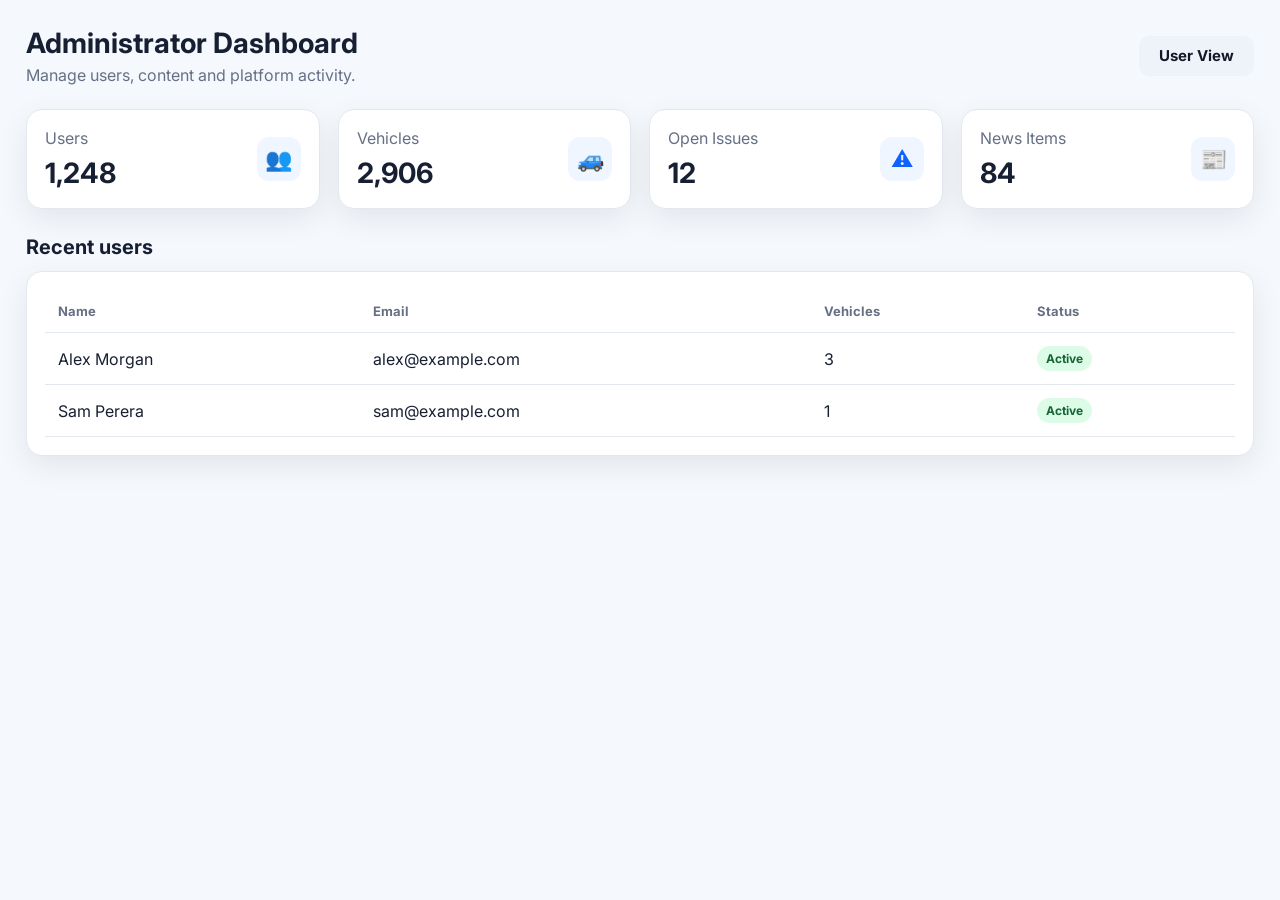
<file: admin.html>
<!doctype html>
<html lang="en">
  <head>
    <meta charset="utf-8" />
    <meta name="viewport" content="width=device-width,initial-scale=1" />
    <title>Admin Dashboard</title>
    <link
      href="https://fonts.googleapis.com/css2?family=Inter:wght@400;600;700;800&display=swap"
      rel="stylesheet"
    />
    <link rel="stylesheet" href="css/style.css" />
  </head>
  <body>
    <main class="main">
      <div class="topbar">
        <div class="title">
          <h1>Administrator Dashboard</h1>
          <p>Manage users, content and platform activity.</p>
        </div>
        <a class="btn btn-secondary" href="dashboard.html">User View</a>
      </div>
      <section class="grid grid-4">
        <div class="card stat">
          <div>
            <span class="muted">Users</span>
            <strong>1,248</strong>
          </div>
          <div class="icon">👥</div>
        </div>
        <div class="card stat">
          <div>
            <span class="muted">Vehicles</span>
            <strong>2,906</strong>
          </div>
          <div class="icon">🚙</div>
        </div>
        <div class="card stat">
          <div>
            <span class="muted">Open Issues</span>
            <strong>12</strong>
          </div>
          <div class="icon">⚠️</div>
        </div>
        <div class="card stat">
          <div>
            <span class="muted">News Items</span>
            <strong>84</strong>
          </div>
          <div class="icon">📰</div>
        </div>
      </section>
      <div class="section-head">
        <h2>Recent users</h2>
      </div>
      <div class="card table-wrap">
        <table class="table">
          <tr>
            <th>Name</th>
            <th>Email</th>
            <th>Vehicles</th>
            <th>Status</th>
          </tr>
          <tr>
            <td>Alex Morgan</td>
            <td>alex@example.com</td>
            <td>3</td>
            <td><span class="badge success">Active</span></td>
          </tr>
          <tr>
            <td>Sam Perera</td>
            <td>sam@example.com</td>
            <td>1</td>
            <td><span class="badge success">Active</span></td>
          </tr>
        </table>
      </div>
    </main>
  </body>
</html>
</file>
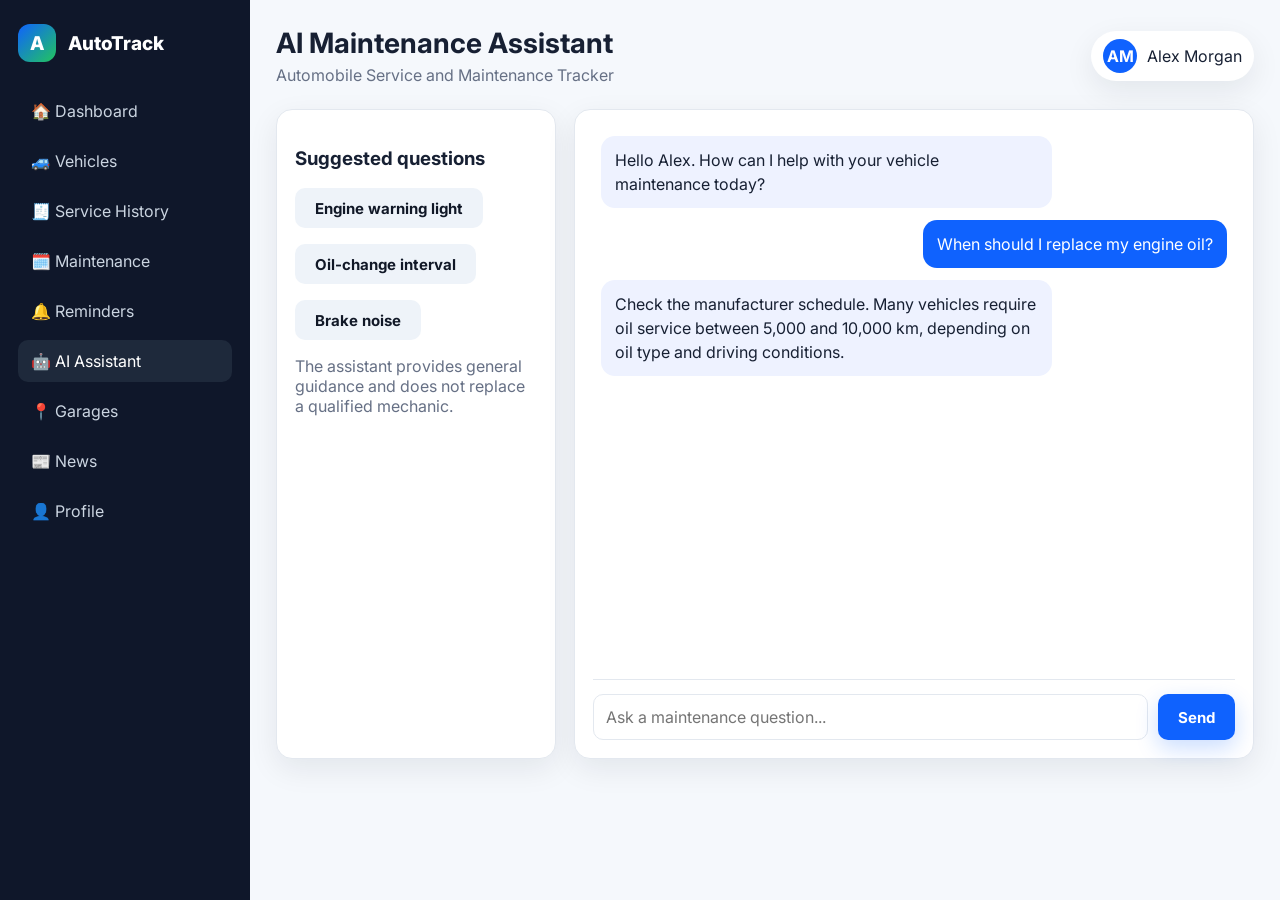
<file: chatbot.html>
<!doctype html>
<html lang="en">
  <head>
    <meta charset="utf-8" />
    <meta name="viewport" content="width=device-width,initial-scale=1" />
    <title>AI Maintenance Assistant</title>
    <link rel="preconnect" href="https://fonts.googleapis.com" />
    <link rel="preconnect" href="https://fonts.gstatic.com" crossorigin />
    <link
      href="https://fonts.googleapis.com/css2?family=Inter:wght@400;500;600;700;800&display=swap"
      rel="stylesheet"
    />
    <link rel="stylesheet" href="css/style.css" />
    <link rel="stylesheet" href="css/responsive.css" />
  </head>
  <body data-page="chatbot">
    <div class="app-shell">
      <aside class="sidebar">
        <div class="brand">
          <div class="brand-badge">A</div>
          <span>AutoTrack</span>
        </div>
        <nav class="nav">
          <a data-page="dashboard" href="dashboard.html"
            >🏠 <span>Dashboard</span></a
          >
          <a data-page="vehicles" href="vehicles.html"
            >🚙 <span>Vehicles</span></a
          >
          <a data-page="service" href="service-history.html"
            >🧾 <span>Service History</span></a
          >
          <a data-page="maintenance" href="maintenance.html"
            >🗓️ <span>Maintenance</span></a
          >
          <a data-page="reminders" href="reminders.html"
            >🔔 <span>Reminders</span></a
          >
          <a data-page="chatbot" href="chatbot.html"
            >🤖 <span>AI Assistant</span></a
          >
          <a data-page="garages" href="garages.html">📍 <span>Garages</span></a>
          <a data-page="news" href="news.html">📰 <span>News</span></a>
          <a data-page="profile" href="profile.html">👤 <span>Profile</span></a>
        </nav>
      </aside>
      <main class="main">
        <header class="topbar">
          <div class="title">
            <h1>AI Maintenance Assistant</h1>
            <p>Automobile Service and Maintenance Tracker</p>
          </div>
          <div class="user-chip">
            <div class="avatar">AM</div>
            <span data-user-name>Alex Morgan</span>
          </div>
        </header>
        <section class="chat-layout">
          <aside class="card chat-sidebar">
            <h3>Suggested questions</h3>
            <p>
              <button
                class="btn btn-secondary"
                data-toast="Type this question in the chat: Why is my engine light on?"
              >
                Engine warning light
              </button>
            </p>
            <p>
              <button
                class="btn btn-secondary"
                data-toast="Type this question in the chat: When should I change engine oil?"
              >
                Oil-change interval
              </button>
            </p>
            <p>
              <button
                class="btn btn-secondary"
                data-toast="Type this question in the chat: Why do my brakes squeak?"
              >
                Brake noise
              </button>
            </p>
            <p class="muted">
              The assistant provides general guidance and does not replace a
              qualified mechanic.
            </p>
          </aside>
          <div class="card chat-window">
            <div class="messages">
              <div class="message bot">
                Hello Alex. How can I help with your vehicle maintenance today?
              </div>
              <div class="message user">
                When should I replace my engine oil?
              </div>
              <div class="message bot">
                Check the manufacturer schedule. Many vehicles require oil
                service between 5,000 and 10,000 km, depending on oil type and
                driving conditions.
              </div>
            </div>
            <form id="chatForm" class="chat-input">
              <input
                id="chatMessage"
                placeholder="Ask a maintenance question..."
              />
              <button class="btn btn-primary">Send</button>
            </form>
          </div>
        </section>
        <script src="js/chatbot.js"></script>
        <div class="footer-note">
          AutoTrack UI prototype • Static frontend demo
        </div>
      </main>
    </div>
    <script src="js/app.js"></script>
  </body>
</html>
</file>
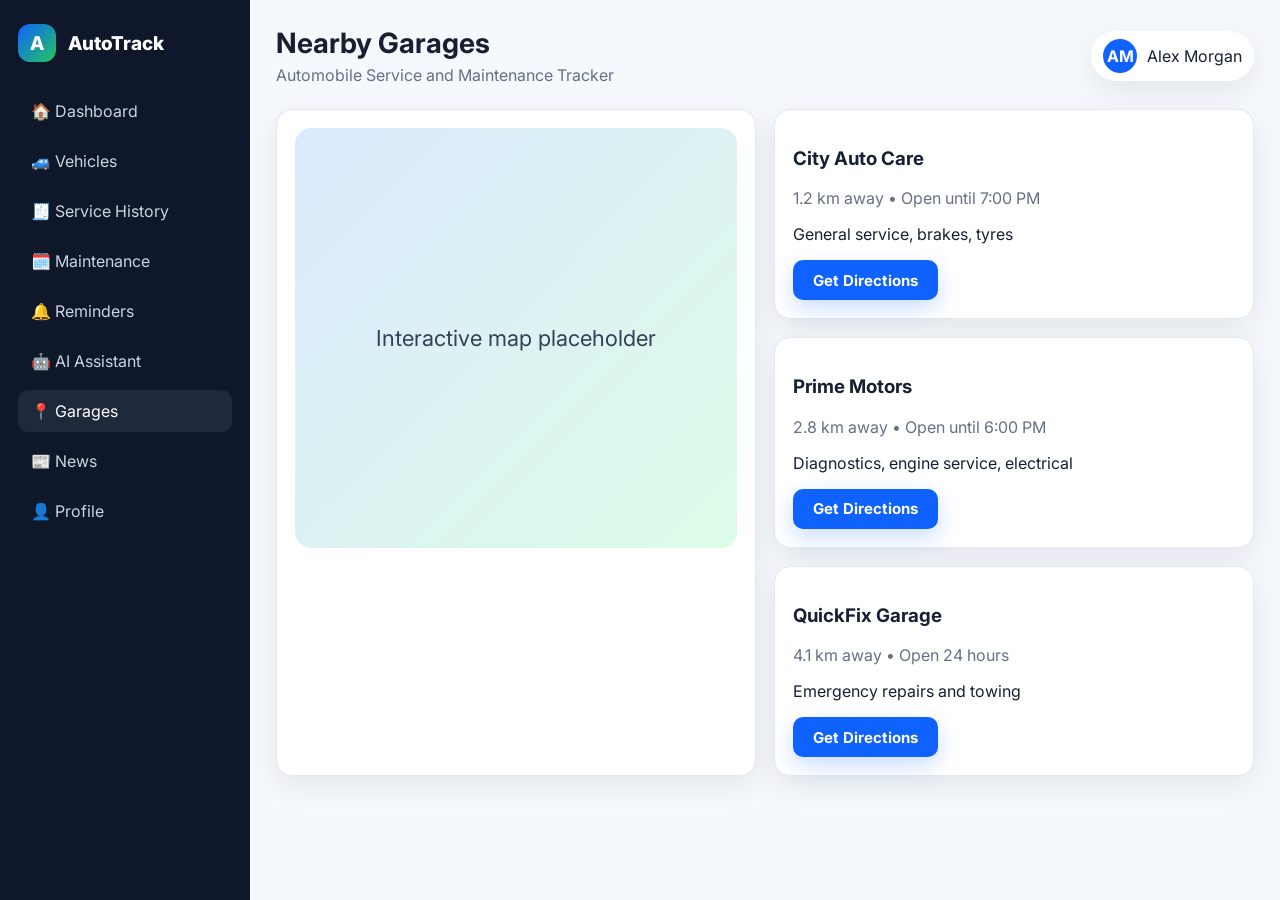
<file: garages.html>
<!doctype html>
<html lang="en">
  <head>
    <meta charset="utf-8" />
    <meta name="viewport" content="width=device-width,initial-scale=1" />
    <title>Nearby Garages</title>
    <link rel="preconnect" href="https://fonts.googleapis.com" />
    <link rel="preconnect" href="https://fonts.gstatic.com" crossorigin />
    <link
      href="https://fonts.googleapis.com/css2?family=Inter:wght@400;500;600;700;800&display=swap"
      rel="stylesheet"
    />
    <link rel="stylesheet" href="css/style.css" />
    <link rel="stylesheet" href="css/responsive.css" />
  </head>
  <body data-page="garages">
    <div class="app-shell">
      <aside class="sidebar">
        <div class="brand">
          <div class="brand-badge">A</div>
          <span>AutoTrack</span>
        </div>
        <nav class="nav">
          <a data-page="dashboard" href="dashboard.html"
            >🏠 <span>Dashboard</span></a
          ><a data-page="vehicles" href="vehicles.html"
            >🚙 <span>Vehicles</span></a
          ><a data-page="service" href="service-history.html"
            >🧾 <span>Service History</span></a
          ><a data-page="maintenance" href="maintenance.html"
            >🗓️ <span>Maintenance</span></a
          ><a data-page="reminders" href="reminders.html"
            >🔔 <span>Reminders</span></a
          ><a data-page="chatbot" href="chatbot.html"
            >🤖 <span>AI Assistant</span></a
          ><a data-page="garages" href="garages.html">📍 <span>Garages</span></a
          ><a data-page="news" href="news.html">📰 <span>News</span></a
          ><a data-page="profile" href="profile.html"
            >👤 <span>Profile</span></a
          >
        </nav>
      </aside>
      <main class="main">
        <header class="topbar">
          <div class="title">
            <h1>Nearby Garages</h1>
            <p>Automobile Service and Maintenance Tracker</p>
          </div>
          <div class="user-chip">
            <div class="avatar">AM</div>
            <span data-user-name>Alex Morgan</span>
          </div>
        </header>
        <section class="grid grid-2">
          <div class="card">
            <div class="map-placeholder">Interactive map placeholder</div>
          </div>
          <div class="grid">
            <div class="card">
              <h3>City Auto Care</h3>
              <p class="muted">1.2 km away • Open until 7:00 PM</p>
              <p>General service, brakes, tyres</p>
              <button
                class="btn btn-primary"
                data-toast="Opening directions in a map application."
              >
                Get Directions
              </button>
            </div>
            <div class="card">
              <h3>Prime Motors</h3>
              <p class="muted">2.8 km away • Open until 6:00 PM</p>
              <p>Diagnostics, engine service, electrical</p>
              <button
                class="btn btn-primary"
                data-toast="Opening directions in a map application."
              >
                Get Directions
              </button>
            </div>
            <div class="card">
              <h3>QuickFix Garage</h3>
              <p class="muted">4.1 km away • Open 24 hours</p>
              <p>Emergency repairs and towing</p>
              <button
                class="btn btn-primary"
                data-toast="Opening directions in a map application."
              >
                Get Directions
              </button>
            </div>
          </div>
        </section>
        <div class="footer-note">
          AutoTrack UI prototype • Static frontend demo
        </div>
      </main>
    </div>
    <script src="js/app.js"></script>
  </body>
</html>
</file>
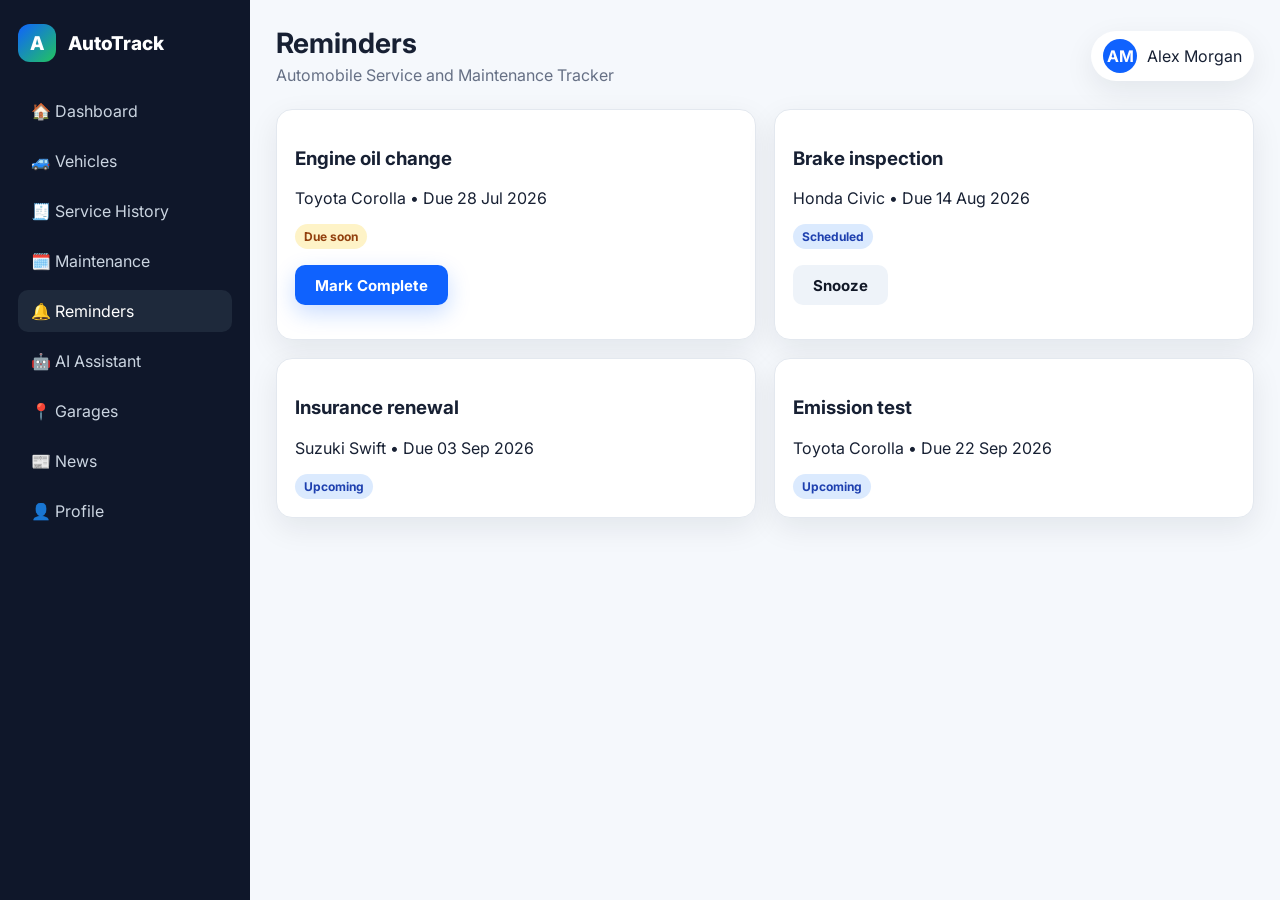
<file: reminders.html>
<!doctype html><html lang="en"><head><meta charset="utf-8"><meta name="viewport" content="width=device-width,initial-scale=1"><title>Reminders</title><link rel="preconnect" href="https://fonts.googleapis.com"><link rel="preconnect" href="https://fonts.gstatic.com" crossorigin><link href="https://fonts.googleapis.com/css2?family=Inter:wght@400;500;600;700;800&display=swap" rel="stylesheet"><link rel="stylesheet" href="css/style.css"><link rel="stylesheet" href="css/responsive.css"></head><body data-page="reminders"><div class="app-shell"><aside class="sidebar"><div class="brand"><div class="brand-badge">A</div><span>AutoTrack</span></div><nav class="nav"><a data-page="dashboard" href="dashboard.html">🏠 <span>Dashboard</span></a><a data-page="vehicles" href="vehicles.html">🚙 <span>Vehicles</span></a><a data-page="service" href="service-history.html">🧾 <span>Service History</span></a><a data-page="maintenance" href="maintenance.html">🗓️ <span>Maintenance</span></a><a data-page="reminders" href="reminders.html">🔔 <span>Reminders</span></a><a data-page="chatbot" href="chatbot.html">🤖 <span>AI Assistant</span></a><a data-page="garages" href="garages.html">📍 <span>Garages</span></a><a data-page="news" href="news.html">📰 <span>News</span></a><a data-page="profile" href="profile.html">👤 <span>Profile</span></a></nav></aside><main class="main"><header class="topbar"><div class="title"><h1>Reminders</h1><p>Automobile Service and Maintenance Tracker</p></div><div class="user-chip"><div class="avatar">AM</div><span data-user-name>Alex Morgan</span></div></header><section class="grid grid-2"><div class="card"><h3>Engine oil change</h3><p>Toyota Corolla • Due 28 Jul 2026</p><span class="badge warning">Due soon</span><p><button class="btn btn-primary" data-toast="Reminder marked as completed.">Mark Complete</button></p></div><div class="card"><h3>Brake inspection</h3><p>Honda Civic • Due 14 Aug 2026</p><span class="badge info">Scheduled</span><p><button class="btn btn-secondary" data-toast="Reminder postponed by 7 days.">Snooze</button></p></div><div class="card"><h3>Insurance renewal</h3><p>Suzuki Swift • Due 03 Sep 2026</p><span class="badge info">Upcoming</span></div><div class="card"><h3>Emission test</h3><p>Toyota Corolla • Due 22 Sep 2026</p><span class="badge info">Upcoming</span></div></section><div class="footer-note">AutoTrack UI prototype • Static frontend demo</div></main></div><script src="js/app.js"></script></body></html>
</file>
<file: css/style.css>
:root {
  --primary: #1565c0;
  --primary-dark: #0d47a1;
  --accent: #ff9800;
  --bg: #f5f7fb;
  --surface: #fff;
  --text: #1f2937;
  --muted: #6b7280;
  --success: #16a34a;
  --danger: #dc2626;
  --border: #e5e7eb;
  --shadow: 0 10px 30px rgba(15, 23, 42, 0.08);
}
* {
  box-sizing: border-box;
}
body {
  margin: 0;
  font-family: Inter, Arial, sans-serif;
  background: var(--bg);
  color: var(--text);
}
a {
  text-decoration: none;
  color: inherit;
}
button,
input,
select,
textarea {
  font: inherit;
}
.app-shell {
  display: grid;
  grid-template-columns: 250px 1fr;
  min-height: 100vh;
}
.sidebar {
  background: #0f172a;
  color: #fff;
  padding: 24px 18px;
  position: sticky;
  top: 0;
  height: 100vh;
}
.brand {
  display: flex;
  gap: 12px;
  align-items: center;
  font-weight: 800;
  font-size: 19px;
  margin-bottom: 28px;
}
.brand-badge {
  width: 38px;
  height: 38px;
  border-radius: 12px;
  background: linear-gradient(135deg, var(--primary), var(--accent));
  display: grid;
  place-items: center;
}
.nav {
  display: grid;
  gap: 8px;
}
.nav a {
  padding: 11px 13px;
  border-radius: 10px;
  color: #cbd5e1;
}
.nav a:hover,
.nav a.active {
  background: #1e293b;
  color: #fff;
}
.main {
  padding: 26px;
}
.topbar {
  display: flex;
  justify-content: space-between;
  align-items: center;
  margin-bottom: 24px;
}
.title h1 {
  margin: 0;
  font-size: 28px;
}
.title p {
  margin: 5px 0 0;
  color: var(--muted);
}
.user-chip {
  display: flex;
  align-items: center;
  gap: 10px;
  background: var(--surface);
  padding: 8px 12px;
  border-radius: 999px;
  box-shadow: var(--shadow);
}
.avatar {
  width: 34px;
  height: 34px;
  border-radius: 50%;
  background: var(--primary);
  color: #fff;
  display: grid;
  place-items: center;
  font-weight: 700;
}
.grid {
  display: grid;
  gap: 18px;
}
.grid-4 {
  grid-template-columns: repeat(4, minmax(0, 1fr));
}
.grid-3 {
  grid-template-columns: repeat(3, minmax(0, 1fr));
}
.grid-2 {
  grid-template-columns: repeat(2, minmax(0, 1fr));
}
.card {
  background: var(--surface);
  border: 1px solid var(--border);
  border-radius: 16px;
  padding: 18px;
  box-shadow: var(--shadow);
}
.stat {
  display: flex;
  justify-content: space-between;
  align-items: center;
}
.stat strong {
  font-size: 28px;
  display: block;
  margin-top: 8px;
}
.stat .icon {
  width: 44px;
  height: 44px;
  border-radius: 12px;
  background: #eff6ff;
  color: var(--primary);
  display: grid;
  place-items: center;
  font-size: 22px;
}
.section-head {
  display: flex;
  justify-content: space-between;
  align-items: center;
  margin: 26px 0 12px;
}
.section-head h2 {
  margin: 0;
  font-size: 20px;
}
.btn {
  border: 0;
  border-radius: 10px;
  padding: 10px 14px;
  cursor: pointer;
  font-weight: 700;
}
.btn-primary {
  background: var(--primary);
  color: #fff;
}
.btn-secondary {
  background: #e2e8f0;
  color: #0f172a;
}
.btn-danger {
  background: #fee2e2;
  color: #991b1b;
}
.table-wrap {
  overflow: auto;
}
.table {
  width: 100%;
  border-collapse: collapse;
}
.table th,
.table td {
  text-align: left;
  padding: 13px;
  border-bottom: 1px solid var(--border);
}
.table th {
  font-size: 13px;
  color: var(--muted);
}
.badge {
  display: inline-flex;
  padding: 5px 9px;
  border-radius: 999px;
  font-size: 12px;
  font-weight: 700;
}
.badge.success {
  background: #dcfce7;
  color: #166534;
}
.badge.warning {
  background: #fef3c7;
  color: #92400e;
}
.badge.info {
  background: #dbeafe;
  color: #1e40af;
}
.vehicle-card h3 {
  margin: 12px 0 4px;
}
.vehicle-card p {
  margin: 0;
  color: var(--muted);
}
.vehicle-hero {
  height: 130px;
  border-radius: 14px;
  background: linear-gradient(135deg, #dbeafe, #f8fafc);
  display: grid;
  place-items: center;
  font-size: 54px;
}
.progress {
  height: 8px;
  border-radius: 99px;
  background: #e5e7eb;
  overflow: hidden;
}
.progress span {
  display: block;
  height: 100%;
  background: var(--primary);
}
.form-grid {
  display: grid;
  grid-template-columns: repeat(2, minmax(0, 1fr));
  gap: 14px;
}
.field {
  display: grid;
  gap: 7px;
}
.field label {
  font-size: 13px;
  font-weight: 700;
}
.field input,
.field select,
.field textarea {
  border: 1px solid var(--border);
  border-radius: 10px;
  padding: 11px 12px;
  background: #fff;
  margin-bottom: 4% !important;
}
.field textarea {
  min-height: 110px;
  resize: vertical;
}
.full {
  grid-column: 1/-1;
}
.auth-page {
  min-height: 100vh;
  display: grid;
  grid-template-columns: 1.1fr 0.9fr;
}
.auth-visual {
  background: linear-gradient(140deg, #0d47a1, #1565c0 60%, #ff9800);
  color: #fff;
  padding: 56px;
  display: flex;
  flex-direction: column;
  justify-content: center;
}
.auth-visual h1 {
  font-size: 46px;
  margin: 0 0 14px;
}
.auth-visual p {
  max-width: 560px;
  line-height: 1.7;
}
.auth-panel {
  display: grid;
  place-items: center;
  padding: 30px;
}
.auth-card {
  width: min(430px, 100%);
  background: #fff;
  border-radius: 20px;
  padding: 28px;
  box-shadow: var(--shadow);
}
.auth-card h2 {
  margin-top: 0;
}
.auth-card .btn {
  width: 100%;
  margin-top: 8px;
}
.muted {
  color: var(--muted);
}
.chat-layout {
  display: grid;
  grid-template-columns: 280px 1fr;
  gap: 18px;
}
.chat-sidebar,
.chat-window {
  height: 650px;
}
.chat-window {
  display: flex;
  flex-direction: column;
}
.messages {
  flex: 1;
  overflow: auto;
  padding: 8px;
  display: grid;
  gap: 12px;
  align-content: start;
}
.message {
  max-width: 72%;
  padding: 12px 14px;
  border-radius: 14px;
  line-height: 1.5;
}
.message.bot {
  background: #eef2ff;
}
.message.user {
  background: var(--primary);
  color: #fff;
  margin-left: auto;
}
.chat-input {
  display: flex;
  gap: 10px;
  border-top: 1px solid var(--border);
  padding-top: 14px;
}
.chat-input input {
  flex: 1;
  border: 1px solid var(--border);
  border-radius: 10px;
  padding: 12px;
}
.map-placeholder {
  height: 420px;
  border-radius: 16px;
  background: linear-gradient(135deg, #dbeafe, #dcfce7);
  display: grid;
  place-items: center;
  font-size: 22px;
  color: #334155;
}
.news-card {
  display: grid;
  grid-template-columns: 130px 1fr;
  gap: 16px;
}
.news-img {
  border-radius: 12px;
  background: linear-gradient(135deg, #cbd5e1, #f8fafc);
  display: grid;
  place-items: center;
  font-size: 38px;
}
.footer-note {
  text-align: center;
  color: var(--muted);
  font-size: 13px;
  margin-top: 28px;
  display: none;
}
@media (max-width: 1000px) {
  .grid-4 {
    grid-template-columns: repeat(2, 1fr);
  }
  .grid-3 {
    grid-template-columns: repeat(2, 1fr);
  }
  .app-shell {
    grid-template-columns: 80px 1fr;
  }
  .sidebar .brand span,
  .nav a span {
    display: none;
  }
  .sidebar {
    padding: 20px 12px;
  }
  .nav a {
    text-align: center;
  }
  .chat-layout {
    grid-template-columns: 1fr;
  }
  .chat-sidebar {
    height: auto;
  }
}
@media (max-width: 700px) {
  .main {
    padding: 16px;
  }
  .grid-4,
  .grid-3,
  .grid-2,
  .form-grid {
    grid-template-columns: 1fr;
  }
  .auth-page {
    grid-template-columns: 1fr;
  }
  .auth-visual {
    display: none;
  }
  .topbar {
    align-items: flex-start;
    gap: 12px;
  }
  .title h1 {
    font-size: 23px;
  }
  .user-chip span {
    display: none;
  }
  .app-shell {
    grid-template-columns: 1fr;
  }
  .sidebar {
    position: static;
    height: auto;
    padding: 12px;
  }
  .brand {
    margin-bottom: 10px;
  }
  .sidebar .brand span {
    display: block;
  }
  .nav {
    display: flex;
    overflow: auto;
  }
  .nav a span {
    display: inline;
  }
  .nav a {
    white-space: nowrap;
  }
  .news-card {
    grid-template-columns: 1fr;
  }
  .news-img {
    height: 140px;
  }
}

.alert {
  padding: 12px 16px;
  margin-bottom: 16px;
  border-radius: 8px;
}

.alert-danger {
  background: #fee2e2;
  color: #991b1b;
  border: 1px solid #fecaca;
}
.alert-success {
  background: #dcfce7;
  color: #166534;
  border: 1px solid #bbf7d0;
}
.container {
  width: min(1180px, 92%);
  margin: 0 auto;
}

.public-header {
  background: #ffffff;
  border-bottom: 1px solid #e5e7eb;
  position: sticky;
  top: 0;
  z-index: 100;
}

.nav-wrapper {
  min-height: 72px;
  display: flex;
  align-items: center;
  justify-content: space-between;
  gap: 30px;
}

.public-header .brand {
  font-size: 24px;
  font-weight: 800;
  text-decoration: none;
}

.public-nav {
  display: flex;
  align-items: center;
  gap: 22px;
}

.public-nav a {
  text-decoration: none;
}

.hero {
  padding: 80px 0;
}

.hero-grid {
  display: grid;
  grid-template-columns: repeat(2, minmax(0, 1fr));
  align-items: center;
  gap: 50px;
}

.hero h1 {
  font-size: clamp(36px, 5vw, 64px);
  line-height: 1.05;
  margin: 12px 0 20px;
}

.hero p {
  font-size: 18px;
  line-height: 1.7;
}

.hero-actions {
  display: flex;
  gap: 12px;
  margin-top: 28px;
}

.hero-card {
  padding: 40px;
  border-radius: 20px;
  background: #ffffff;
  border: 1px solid #e5e7eb;
  box-shadow: 0 20px 50px rgba(0, 0, 0, 0.08);
}

.section {
  padding: 70px 0;
}

.section-title {
  text-align: center;
  max-width: 700px;
  margin: 0 auto 40px;
}

.section-title h2 {
  font-size: 36px;
  margin-bottom: 10px;
}

.service-grid {
  display: grid;
  grid-template-columns: repeat(4, minmax(0, 1fr));
  gap: 20px;
}

.service-card {
  padding: 24px;
  background: #ffffff;
  border: 1px solid #e5e7eb;
  border-radius: 16px;
}

.service-icon {
  font-size: 32px;
  margin-bottom: 16px;
}

.service-card h3 {
  margin-bottom: 10px;
}

.service-card p {
  line-height: 1.6;
}

.garage-section {
  background: #f8fafc;
}

.district-list {
  display: flex;
  justify-content: center;
  flex-wrap: wrap;
  gap: 12px;
  margin-bottom: 32px;
}

.district-list span {
  padding: 10px 16px;
  border-radius: 20px;
  background: #ffffff;
  border: 1px solid #e5e7eb;
}

.garage-grid {
  display: grid;
  grid-template-columns: repeat(3, minmax(0, 1fr));
  gap: 22px;
}

.garage-card {
  padding: 25px;
  border-radius: 16px;
  background: #ffffff;
  border: 1px solid #e5e7eb;
}

.garage-icon {
  font-size: 30px;
  margin-bottom: 15px;
}

.garage-card p {
  line-height: 1.6;
}

.garage-actions {
  display: flex;
  gap: 10px;
  margin-top: 20px;
}

.about-text {
  max-width: 850px;
  margin: 0 auto 15px;
  text-align: center;
  line-height: 1.8;
}

.cta-section {
  padding: 70px 20px;
  text-align: center;
}

.cta-section h2 {
  font-size: 38px;
  margin-bottom: 12px;
}

.public-footer {
  padding: 35px 0;
  border-top: 1px solid #e5e7eb;
}

.public-footer .container {
  display: flex;
  justify-content: space-between;
  gap: 30px;
}

.public-footer a {
  margin-left: 18px;
  text-decoration: none;
}

@media (max-width: 900px) {
  .public-nav {
    flex-wrap: wrap;
  }

  .hero-grid {
    grid-template-columns: 1fr;
  }

  .service-grid {
    grid-template-columns: repeat(2, 1fr);
  }

  .garage-grid {
    grid-template-columns: repeat(2, 1fr);
  }
}

@media (max-width: 600px) {
  .nav-wrapper {
    flex-direction: column;
    align-items: flex-start;
    padding: 16px 0;
  }

  .public-nav {
    gap: 12px;
  }

  .service-grid,
  .garage-grid {
    grid-template-columns: 1fr;
  }

  .hero-actions,
  .garage-actions {
    flex-direction: column;
  }

  .public-footer .container {
    flex-direction: column;
  }
}

/* =========================================================
   PUBLIC HOME PAGE THEME
   ========================================================= */

:root {
  --primary: #0f62fe;
  --primary-dark: #0b4ed1;
  --secondary: #111827;
  --accent: #22c55e;

  --bg: #f5f8fc;
  --card: #ffffff;

  --text: #172033;
  --muted: #667085;

  --border: #e3e8ef;

  --shadow-sm: 0 6px 20px rgba(15, 35, 65, 0.08);
  --shadow-md: 0 18px 45px rgba(15, 35, 65, 0.14);

  --radius: 18px;
}

/* =========================================================
   GLOBAL
   ========================================================= */

* {
  box-sizing: border-box;
}

html {
  scroll-behavior: smooth;
}

body {
  margin: 0;
  font-family: "Inter", sans-serif;
  background: var(--bg);
  color: var(--text);
}

a {
  color: inherit;
}

img {
  max-width: 100%;
}

.container {
  width: min(1180px, 92%);
  margin: 0 auto;
}

/* =========================================================
   BUTTONS
   ========================================================= */

.btn {
  display: inline-flex;
  align-items: center;
  justify-content: center;

  min-height: 40px;
  padding: 0 20px;

  border-radius: 10px;
  border: none;

  font-weight: 700;
  font-size: 15px;

  text-decoration: none;
  cursor: pointer;

  transition:
    transform 0.2s ease,
    box-shadow 0.2s ease,
    background 0.2s ease;
}

.btn:hover {
  transform: translateY(-2px);
}

.btn-primary {
  background: var(--primary);
  color: #ffffff;
  box-shadow: 0 8px 22px rgba(15, 98, 254, 0.22);
}

.btn-primary:hover {
  background: var(--primary-dark);
}

.btn-secondary {
  background: #eef3f9;
  color: var(--secondary);
}

.btn-secondary:hover {
  background: #e3eaf4;
}

/* =========================================================
   HEADER
   ========================================================= */

.public-header {
  position: sticky;
  top: 0;
  z-index: 1000;

  background: rgba(255, 255, 255, 0.96);

  border-bottom: 1px solid var(--border);

  backdrop-filter: blur(12px);
}

.nav-wrapper {
  min-height: 76px;

  display: flex;
  align-items: center;
  justify-content: space-between;

  gap: 30px;
}

.public-header .brand {
  display: flex;
  align-items: center;
  gap: 10px;

  color: var(--secondary);

  font-size: 25px;
  font-weight: 800;

  text-decoration: none;
}

.public-header .brand::before {
  content: "A";

  width: 40px;
  height: 40px;

  display: grid;
  place-items: center;

  border-radius: 12px;

  background: var(--primary);
  color: #ffffff;

  font-size: 20px;
}

.public-nav {
  display: flex;
  align-items: center;
  gap: 28px;
}

.public-nav > a:not(.btn) {
  color: #475467;
  font-size: 15px;
  font-weight: 600;
  text-decoration: none;

  transition: color 0.2s ease;
}

.public-nav > a:not(.btn):hover {
  color: var(--primary);
}

/* =========================================================
   HERO
   ========================================================= */

.hero {
  position: relative;
  overflow: hidden;

  padding: 100px 0 85px;

  background:
    radial-gradient(
      circle at top right,
      rgba(15, 98, 254, 0.12),
      transparent 35%
    ),
    linear-gradient(135deg, #f8fbff 0%, #eef5ff 55%, #f8fbff 100%);
}

.hero::after {
  content: "";

  position: absolute;

  width: 420px;
  height: 420px;

  right: -180px;
  bottom: -180px;

  border-radius: 50%;

  background: rgba(15, 98, 254, 0.08);
}

.hero-grid {
  position: relative;
  z-index: 2;

  display: grid;

  grid-template-columns:
    minmax(0, 1.25fr)
    minmax(320px, 0.75fr);

  align-items: center;

  gap: 65px;
}

.hero-tag {
  display: inline-flex;

  margin: 0 0 18px;

  padding: 8px 14px;

  border-radius: 999px;

  background: #e9f2ff;

  color: var(--primary);

  font-size: 14px;
  font-weight: 700;
}

.hero h1 {
  max-width: 760px;

  margin: 0 0 22px;

  color: #10213b;

  font-size: clamp(44px, 5vw, 68px);

  line-height: 1.04;

  letter-spacing: -2px;
}

.hero p {
  max-width: 700px;

  color: var(--muted);

  font-size: 18px;
  line-height: 1.8;
}

.hero-actions {
  display: flex;
  flex-wrap: wrap;

  gap: 14px;

  margin-top: 32px;
}

/* =========================================================
   HERO CARD
   ========================================================= */

.hero-card {
  position: relative;

  padding: 34px;

  border: 1px solid rgba(255, 255, 255, 0.9);

  border-radius: 24px;

  background: linear-gradient(145deg, #0f62fe, #073e9e);

  color: #ffffff;

  box-shadow: var(--shadow-md);
}

.hero-card::before {
  content: "🚘";

  display: block;

  margin-bottom: 22px;

  font-size: 55px;
}

.hero-card h3 {
  margin: 0 0 12px;

  font-size: 28px;

  line-height: 1.25;
}

.hero-card p {
  margin: 0;

  color: rgba(255, 255, 255, 0.86);

  font-size: 16px;
}

/* =========================================================
   SECTION
   ========================================================= */

.section {
  padding: 85px 0;
}

.section-title {
  max-width: 720px;

  margin: 0 auto 46px;

  text-align: center;
}

.section-title h2 {
  margin: 0 0 12px;

  color: #10213b;

  font-size: 38px;

  letter-spacing: -1px;
}

.section-title p {
  margin: 0;

  color: var(--muted);

  font-size: 17px;
  line-height: 1.7;
}

/* =========================================================
   SERVICES
   ========================================================= */

.service-grid {
  display: grid;

  grid-template-columns: repeat(4, minmax(0, 1fr));

  gap: 22px;
}

.service-card {
  position: relative;

  padding: 28px;

  border: 1px solid var(--border);

  border-radius: var(--radius);

  background: var(--card);

  box-shadow: var(--shadow-sm);

  transition:
    transform 0.25s ease,
    box-shadow 0.25s ease,
    border-color 0.25s ease;
}

.service-card:hover {
  transform: translateY(-7px);

  border-color: rgba(15, 98, 254, 0.35);

  box-shadow: var(--shadow-md);
}

.service-icon {
  width: 54px;
  height: 54px;

  display: grid;
  place-items: center;

  margin-bottom: 20px;

  border-radius: 14px;

  background: #edf4ff;

  font-size: 27px;
}

.service-card h3 {
  margin: 0 0 10px;

  color: #182230;

  font-size: 19px;
}

.service-card p {
  margin: 0;

  color: var(--muted);

  line-height: 1.7;
}

/* =========================================================
   GARAGE SECTION
   ========================================================= */

.garage-section {
  background: #eef4fb;
}

.district-list {
  display: flex;
  flex-wrap: wrap;
  justify-content: center;

  gap: 12px;

  margin-bottom: 34px;
}

.district-list span {
  padding: 10px 16px;

  border: 1px solid #d9e2ec;

  border-radius: 999px;

  background: #ffffff;

  color: #344054;

  font-size: 14px;
  font-weight: 600;

  box-shadow: 0 4px 12px rgba(0, 0, 0, 0.04);
}

.garage-grid {
  display: grid;

  grid-template-columns: repeat(3, minmax(0, 1fr));

  gap: 24px;
}

.garage-card {
  padding: 28px;

  border: 1px solid var(--border);

  border-radius: var(--radius);

  background: #ffffff;

  box-shadow: var(--shadow-sm);

  transition:
    transform 0.25s ease,
    box-shadow 0.25s ease;
}

.garage-card:hover {
  transform: translateY(-6px);
  box-shadow: var(--shadow-md);
}

.garage-icon {
  width: 52px;
  height: 52px;

  display: grid;
  place-items: center;

  margin-bottom: 18px;

  border-radius: 14px;

  background: #eaf2ff;

  font-size: 26px;
}

.garage-card h3 {
  margin: 0 0 14px;

  font-size: 21px;
}

.garage-card p {
  margin: 8px 0;

  color: var(--muted);

  line-height: 1.6;
}

.garage-actions {
  display: flex;
  flex-wrap: wrap;

  gap: 10px;

  margin-top: 22px;
}

/* =========================================================
   ABOUT
   ========================================================= */

.about-section {
  background: #ffffff;
}

.about-text {
  max-width: 850px;

  margin: 0 auto 14px;

  color: var(--muted);

  text-align: center;

  font-size: 17px;
  line-height: 1.85;
}

/* =========================================================
   CTA
   ========================================================= */

.cta-section {
  padding: 85px 20px;

  text-align: center;

  background: linear-gradient(135deg, #0f62fe, #082e76);

  color: #ffffff;
}

.cta-section h2 {
  max-width: 750px;

  margin: 0 auto 14px;

  font-size: 40px;

  letter-spacing: -1px;
}

.cta-section p {
  max-width: 600px;

  margin: 0 auto 26px;

  color: rgba(255, 255, 255, 0.85);

  font-size: 17px;
}

.cta-section .btn-primary {
  background: #ffffff;
  color: var(--primary);
}

/* =========================================================
   FOOTER
   ========================================================= */

.public-footer {
  padding: 40px 0;

  background: #101828;

  color: #ffffff;
}

.public-footer .container {
  display: flex;
  align-items: center;
  justify-content: space-between;

  gap: 30px;
}

.public-footer p {
  margin: 8px 0 0;

  color: #98a2b3;
}

.public-footer a {
  margin-left: 20px;

  color: #d0d5dd;

  text-decoration: none;

  font-weight: 500;
}

.public-footer a:hover {
  color: #ffffff;
}

/* =========================================================
   RESPONSIVE
   ========================================================= */

@media (max-width: 1024px) {
  .service-grid {
    grid-template-columns: repeat(2, minmax(0, 1fr));
  }

  .garage-grid {
    grid-template-columns: repeat(2, minmax(0, 1fr));
  }
}

@media (max-width: 820px) {
  .nav-wrapper {
    padding: 14px 0;
  }

  .public-nav {
    gap: 14px;
    flex-wrap: wrap;
    justify-content: flex-end;
  }

  .hero {
    padding: 70px 0;
  }

  .hero-grid {
    grid-template-columns: 1fr;
  }

  .hero h1 {
    font-size: 45px;
  }
}

@media (max-width: 600px) {
  .nav-wrapper {
    flex-direction: column;
    align-items: flex-start;
  }

  .public-nav {
    justify-content: flex-start;
  }

  .hero h1 {
    font-size: 37px;
    letter-spacing: -1px;
  }

  .hero-actions {
    flex-direction: column;
  }

  .hero-actions .btn {
    width: 100%;
  }

  .service-grid,
  .garage-grid {
    grid-template-columns: 1fr;
  }

  .section {
    padding: 60px 0;
  }

  .section-title h2 {
    font-size: 30px;
  }

  .garage-actions {
    flex-direction: column;
  }

  .garage-actions .btn {
    width: 100%;
  }

  .cta-section h2 {
    font-size: 32px;
  }

  .public-footer .container {
    flex-direction: column;
    align-items: flex-start;
  }

  .public-footer a {
    display: inline-block;

    margin: 10px 15px 0 0;
  }
}

/*home page style*/
/* =========================================================
   PUBLIC HOME PAGE THEME
   ========================================================= */

:root {
  --primary: #0f62fe;
  --primary-dark: #0b4ed1;
  --secondary: #111827;
  --accent: #22c55e;

  --bg: #f5f8fc;
  --card: #ffffff;

  --text: #172033;
  --muted: #667085;

  --border: #e3e8ef;

  --shadow-sm: 0 6px 20px rgba(15, 35, 65, 0.08);
  --shadow-md: 0 18px 45px rgba(15, 35, 65, 0.14);

  --radius: 18px;
}

/* =========================================================
   GLOBAL
   ========================================================= */

* {
  box-sizing: border-box;
}

html {
  scroll-behavior: smooth;
}

body {
  margin: 0;
  font-family: "Inter", sans-serif;
  background: var(--bg);
  color: var(--text);
}

a {
  color: inherit;
}

img {
  max-width: 100%;
}

.container {
  width: min(1180px, 92%);
  margin: 0 auto;
}

/* =========================================================
   BUTTONS
   ========================================================= */

.btn {
  display: inline-flex;
  align-items: center;
  justify-content: center;

  min-height: 40px;
  padding: 0 20px;

  border-radius: 10px;
  border: none;

  font-weight: 700;
  font-size: 15px;

  text-decoration: none;
  cursor: pointer;

  transition:
    transform 0.2s ease,
    box-shadow 0.2s ease,
    background 0.2s ease;
}

.btn:hover {
  transform: translateY(-2px);
}

.btn-primary {
  background: var(--primary);
  color: #ffffff;
  box-shadow: 0 8px 22px rgba(15, 98, 254, 0.22);
}

.btn-primary:hover {
  background: var(--primary-dark);
}

.btn-secondary {
  background: #eef3f9;
  color: var(--secondary);
}

.btn-secondary:hover {
  background: #e3eaf4;
}

/* =========================================================
   HEADER
   ========================================================= */

.public-header {
  position: sticky;
  top: 0;
  z-index: 1000;

  background: rgba(255, 255, 255, 0.96);

  border-bottom: 1px solid var(--border);

  backdrop-filter: blur(12px);
}

.nav-wrapper {
  min-height: 76px;

  display: flex;
  align-items: center;
  justify-content: space-between;

  gap: 30px;
}

.public-header .brand {
  display: flex;
  align-items: center;
  gap: 10px;

  color: var(--secondary);

  font-size: 25px;
  font-weight: 800;

  text-decoration: none;
}

.public-header .brand::before {
  content: "A";

  width: 40px;
  height: 40px;

  display: grid;
  place-items: center;

  border-radius: 12px;

  background: var(--primary);
  color: #ffffff;

  font-size: 20px;
}

.public-nav {
  display: flex;
  align-items: center;
  gap: 28px;
}

.public-nav > a:not(.btn) {
  color: #475467;
  font-size: 15px;
  font-weight: 600;
  text-decoration: none;

  transition: color 0.2s ease;
}

.public-nav > a:not(.btn):hover {
  color: var(--primary);
}

/* =========================================================
   HERO
   ========================================================= */

.hero {
  position: relative;
  overflow: hidden;

  padding: 100px 0 85px;

  background:
    radial-gradient(
      circle at top right,
      rgba(15, 98, 254, 0.12),
      transparent 35%
    ),
    linear-gradient(135deg, #f8fbff 0%, #eef5ff 55%, #f8fbff 100%);
}

.hero::after {
  content: "";

  position: absolute;

  width: 420px;
  height: 420px;

  right: -180px;
  bottom: -180px;

  border-radius: 50%;

  background: rgba(15, 98, 254, 0.08);
}

.hero-grid {
  position: relative;
  z-index: 2;

  display: grid;

  grid-template-columns:
    minmax(0, 1.25fr)
    minmax(320px, 0.75fr);

  align-items: center;

  gap: 65px;
}

.hero-tag {
  display: inline-flex;

  margin: 0 0 18px;

  padding: 8px 14px;

  border-radius: 999px;

  background: #e9f2ff;

  color: var(--primary);

  font-size: 14px;
  font-weight: 700;
}

.hero h1 {
  max-width: 760px;

  margin: 0 0 22px;

  color: #10213b;

  font-size: clamp(44px, 5vw, 68px);

  line-height: 1.04;

  letter-spacing: -2px;
}

.hero p {
  max-width: 700px;

  color: var(--muted);

  font-size: 18px;
  line-height: 1.8;
}

.hero-actions {
  display: flex;
  flex-wrap: wrap;

  gap: 14px;

  margin-top: 32px;
}

/* =========================================================
   HERO CARD
   ========================================================= */

.hero-card {
  position: relative;

  padding: 34px;

  border: 1px solid rgba(255, 255, 255, 0.9);

  border-radius: 24px;

  background: linear-gradient(145deg, #0f62fe, #073e9e);

  color: #ffffff;

  box-shadow: var(--shadow-md);
}

.hero-card::before {
  content: "🚘";

  display: block;

  margin-bottom: 22px;

  font-size: 55px;
}

.hero-card h3 {
  margin: 0 0 12px;

  font-size: 28px;

  line-height: 1.25;
}

.hero-card p {
  margin: 0;

  color: rgba(255, 255, 255, 0.86);

  font-size: 16px;
}

/* =========================================================
   SECTION
   ========================================================= */

.section {
  padding: 85px 0;
}

.section-title {
  max-width: 720px;

  margin: 0 auto 46px;

  text-align: center;
}

.section-title h2 {
  margin: 0 0 12px;

  color: #10213b;

  font-size: 38px;

  letter-spacing: -1px;
}

.section-title p {
  margin: 0;

  color: var(--muted);

  font-size: 17px;
  line-height: 1.7;
}

/* =========================================================
   SERVICES
   ========================================================= */

.service-grid {
  display: grid;

  grid-template-columns: repeat(4, minmax(0, 1fr));

  gap: 22px;
}

.service-card {
  position: relative;

  padding: 28px;

  border: 1px solid var(--border);

  border-radius: var(--radius);

  background: var(--card);

  box-shadow: var(--shadow-sm);

  transition:
    transform 0.25s ease,
    box-shadow 0.25s ease,
    border-color 0.25s ease;
}

.service-card:hover {
  transform: translateY(-7px);

  border-color: rgba(15, 98, 254, 0.35);

  box-shadow: var(--shadow-md);
}

.service-icon {
  width: 54px;
  height: 54px;

  display: grid;
  place-items: center;

  margin-bottom: 20px;

  border-radius: 14px;

  background: #edf4ff;

  font-size: 27px;
}

.service-card h3 {
  margin: 0 0 10px;

  color: #182230;

  font-size: 19px;
}

.service-card p {
  margin: 0;

  color: var(--muted);

  line-height: 1.7;
}

/* =========================================================
   GARAGE SECTION
   ========================================================= */

.garage-section {
  background: #eef4fb;
}

.district-list {
  display: flex;
  flex-wrap: wrap;
  justify-content: center;

  gap: 12px;

  margin-bottom: 34px;
}

.district-list span {
  padding: 10px 16px;

  border: 1px solid #d9e2ec;

  border-radius: 999px;

  background: #ffffff;

  color: #344054;

  font-size: 14px;
  font-weight: 600;

  box-shadow: 0 4px 12px rgba(0, 0, 0, 0.04);
}

.garage-grid {
  display: grid;

  grid-template-columns: repeat(3, minmax(0, 1fr));

  gap: 24px;
}

.garage-card {
  padding: 28px;

  border: 1px solid var(--border);

  border-radius: var(--radius);

  background: #ffffff;

  box-shadow: var(--shadow-sm);

  transition:
    transform 0.25s ease,
    box-shadow 0.25s ease;
}

.garage-card:hover {
  transform: translateY(-6px);
  box-shadow: var(--shadow-md);
}

.garage-icon {
  width: 52px;
  height: 52px;

  display: grid;
  place-items: center;

  margin-bottom: 18px;

  border-radius: 14px;

  background: #eaf2ff;

  font-size: 26px;
}

.garage-card h3 {
  margin: 0 0 14px;

  font-size: 21px;
}

.garage-card p {
  margin: 8px 0;

  color: var(--muted);

  line-height: 1.6;
}

.garage-actions {
  display: flex;
  flex-wrap: wrap;

  gap: 10px;

  margin-top: 22px;
}

/* =========================================================
   ABOUT
   ========================================================= */

.about-section {
  background: #ffffff;
}

.about-text {
  max-width: 850px;

  margin: 0 auto 14px;

  color: var(--muted);

  text-align: center;

  font-size: 17px;
  line-height: 1.85;
}

/* =========================================================
   CTA
   ========================================================= */

.cta-section {
  padding: 85px 20px;

  text-align: center;

  background: linear-gradient(135deg, #0f62fe, #082e76);

  color: #ffffff;
}

.cta-section h2 {
  max-width: 750px;

  margin: 0 auto 14px;

  font-size: 40px;

  letter-spacing: -1px;
}

.cta-section p {
  max-width: 600px;

  margin: 0 auto 26px;

  color: rgba(255, 255, 255, 0.85);

  font-size: 17px;
}

.cta-section .btn-primary {
  background: #ffffff;
  color: var(--primary);
}

/* =========================================================
   FOOTER
   ========================================================= */

.public-footer {
  padding: 40px 0;

  background: #101828;

  color: #ffffff;
}

.public-footer .container {
  display: flex;
  align-items: center;
  justify-content: space-between;

  gap: 30px;
}

.public-footer p {
  margin: 8px 0 0;

  color: #98a2b3;
}

.public-footer a {
  margin-left: 20px;

  color: #d0d5dd;

  text-decoration: none;

  font-weight: 500;
}

.public-footer a:hover {
  color: #ffffff;
}

/* =========================================================
   RESPONSIVE
   ========================================================= */

@media (max-width: 1024px) {
  .service-grid {
    grid-template-columns: repeat(2, minmax(0, 1fr));
  }

  .garage-grid {
    grid-template-columns: repeat(2, minmax(0, 1fr));
  }
}

@media (max-width: 820px) {
  .nav-wrapper {
    padding: 14px 0;
  }

  .public-nav {
    gap: 14px;
    flex-wrap: wrap;
    justify-content: flex-end;
  }

  .hero {
    padding: 70px 0;
  }

  .hero-grid {
    grid-template-columns: 1fr;
  }

  .hero h1 {
    font-size: 45px;
  }
}

@media (max-width: 600px) {
  .nav-wrapper {
    flex-direction: column;
    align-items: flex-start;
  }

  .public-nav {
    justify-content: flex-start;
  }

  .hero h1 {
    font-size: 37px;
    letter-spacing: -1px;
  }

  .hero-actions {
    flex-direction: column;
  }

  .hero-actions .btn {
    width: 100%;
  }

  .service-grid,
  .garage-grid {
    grid-template-columns: 1fr;
  }

  .section {
    padding: 60px 0;
  }

  .section-title h2 {
    font-size: 30px;
  }

  .garage-actions {
    flex-direction: column;
  }

  .garage-actions .btn {
    width: 100%;
  }

  .cta-section h2 {
    font-size: 32px;
  }

  .public-footer .container {
    flex-direction: column;
    align-items: flex-start;
  }

  .public-footer a {
    display: inline-block;

    margin: 10px 15px 0 0;
  }
}
/* =========================================================
   GARAGE DETAILS MODAL
   ========================================================= */

body.modal-open {
  overflow: hidden;
}

.garage-modal {
  position: fixed;
  inset: 0;

  z-index: 9999;

  display: none;

  align-items: center;
  justify-content: center;

  padding: 24px;
}

.garage-modal.show {
  display: flex;
}

.garage-modal-overlay {
  position: absolute;
  inset: 0;

  background: rgba(15, 23, 42, 0.66);

  backdrop-filter: blur(4px);
}

.garage-modal-content {
  position: relative;
  z-index: 2;

  width: min(1000px, 96vw);
  max-height: 90vh;

  overflow-y: auto;

  background: #ffffff;

  border-radius: 22px;

  box-shadow: 0 30px 80px rgba(0, 0, 0, 0.3);
}

.garage-modal-header {
  position: sticky;
  top: 0;
  z-index: 5;

  display: flex;
  align-items: center;
  justify-content: space-between;

  gap: 20px;

  padding: 22px 28px;

  border-bottom: 1px solid #e5e7eb;

  background: rgba(255, 255, 255, 0.96);

  backdrop-filter: blur(10px);
}

.garage-modal-header h2 {
  margin: 4px 0 0;
}

.garage-modal-label {
  color: #0f62fe;

  font-size: 13px;
  font-weight: 700;

  text-transform: uppercase;

  letter-spacing: 0.06em;
}

.garage-modal-close {
  width: 42px;
  height: 42px;

  border: none;
  border-radius: 50%;

  background: #f1f5f9;

  font-size: 27px;

  cursor: pointer;
}

.garage-modal-close:hover {
  background: #e2e8f0;
}

#garageModalBody {
  padding: 28px;
}

.garage-popup-grid {
  display: grid;

  grid-template-columns:
    minmax(0, 1fr)
    minmax(320px, 1fr);

  gap: 28px;
}

.garage-popup-name {
  display: flex;
  align-items: center;

  gap: 16px;

  margin-bottom: 24px;
}

.garage-popup-icon {
  width: 60px;
  height: 60px;

  display: grid;
  place-items: center;

  border-radius: 16px;

  background: #eaf2ff;

  font-size: 30px;
}

.garage-popup-name h3 {
  margin: 0 0 6px;

  font-size: 25px;
}

.garage-popup-name span {
  color: #667085;
}

.garage-info-list {
  display: grid;

  grid-template-columns: repeat(2, minmax(0, 1fr));

  gap: 14px;
}

.garage-info-list > div {
  padding: 15px;

  border: 1px solid #e5e7eb;

  border-radius: 12px;

  background: #f8fafc;
}

.garage-info-list span {
  display: block;

  margin-bottom: 6px;

  color: #667085;

  font-size: 13px;
}

.garage-info-list strong {
  font-size: 14px;
}

.garage-description-box {
  margin-top: 20px;

  padding: 18px;

  border-radius: 14px;

  background: #f8fafc;
}

.garage-description-box h4 {
  margin: 0 0 8px;
}

.garage-description-box p {
  margin: 0;

  color: #667085;

  line-height: 1.7;
}

.garage-map {
  width: 100%;
  height: 330px;

  border: 0;
  border-radius: 16px;
}

.map-unavailable {
  height: 330px;

  display: grid;
  place-items: center;

  padding: 30px;

  border-radius: 16px;

  background: #f1f5f9;

  color: #667085;

  text-align: center;
}

.popup-services {
  margin-top: 30px;
}

.popup-section-title {
  display: flex;
  align-items: center;
  justify-content: space-between;

  margin-bottom: 14px;
}

.popup-section-title h3 {
  margin: 0;
}

.popup-section-title span {
  color: #667085;

  font-size: 14px;
}

.popup-service-item {
  display: flex;
  justify-content: space-between;

  gap: 20px;

  padding: 16px 0;

  border-bottom: 1px solid #e5e7eb;
}

.popup-service-item p {
  margin: 6px 0 0;

  color: #667085;
}

.service-price {
  white-space: nowrap;

  color: #0f62fe;

  font-weight: 700;
}

.garage-popup-actions {
  display: flex;
  justify-content: flex-end;

  gap: 12px;

  margin-top: 26px;
}

.garage-loading,
.garage-error {
  padding: 60px 20px;

  text-align: center;
}

.garage-error {
  color: #b42318;
}

/* MOBILE */

@media (max-width: 760px) {
  .garage-modal {
    padding: 10px;
  }

  .garage-modal-content {
    max-height: 95vh;
  }

  .garage-popup-grid {
    grid-template-columns: 1fr;
  }

  .garage-info-list {
    grid-template-columns: 1fr;
  }

  .garage-popup-actions {
    flex-direction: column;
  }

  .garage-popup-actions .btn {
    width: 100%;
  }
}
.brand {
  display: flex;
  align-items: center;
  gap: 12px;
}

.brand-text {
  display: flex;
  flex-direction: column;
}

.brand-name {
  font-size: 20px;
  font-weight: 700;
  color: #ffffff;
  line-height: 1.2;
}

.brand-subtitle {
  font-size: 12px;
  color: #94a3b8;
  margin-top: 4px;
}

.news-list {
  display: flex;
  flex-direction: column;
  gap: 18px;
}

.news-card {
  display: grid;
  grid-template-columns: 120px 1fr;
  gap: 20px;

  padding: 18px;

  background: #ffffff;

  border: 1px solid #e2e8f0;
  border-radius: 16px;
}

.news-image {
  width: 120px;
  height: 120px;

  border-radius: 12px;

  overflow: hidden;

  background: #eef2f7;
}

.news-image img {
  width: 100%;
  height: 100%;
  object-fit: cover;
}

.news-placeholder {
  width: 100%;
  height: 100%;

  display: flex;
  align-items: center;
  justify-content: center;

  font-size: 32px;
}

.news-details {
  display: flex;
  flex-direction: column;
}

.news-meta {
  display: flex;
  align-items: center;
  gap: 10px;

  margin-bottom: 8px;
}

.news-badge {
  display: inline-flex;

  padding: 5px 10px;

  border-radius: 999px;

  background: #dbeafe;
  color: #1d4ed8;

  font-size: 12px;
  font-weight: 700;
}

.garage-name {
  color: #64748b;
  font-size: 13px;
}

.news-details h3 {
  margin: 0 0 8px;

  font-size: 18px;
  color: #0f172a;
}

.news-details p {
  margin: 0 0 16px;

  color: #64748b;

  line-height: 1.55;
}

.news-footer {
  display: flex;
  align-items: center;
  justify-content: space-between;

  margin-top: auto;
}

.read-btn {
  display: inline-flex;

  padding: 10px 16px;

  border-radius: 8px;

  background: #2563eb;
  color: #ffffff;

  font-size: 14px;
  font-weight: 700;

  text-decoration: none;
}

.news-date {
  color: #94a3b8;
  font-size: 13px;
}

.empty-news {
  padding: 30px;

  background: #ffffff;

  border: 1px solid #e2e8f0;
  border-radius: 16px;

  text-align: center;
}

@media (max-width: 700px) {
  .news-card {
    grid-template-columns: 1fr;
  }

  .news-image {
    width: 100%;
    height: 180px;
  }
}
</file>
<file: css/responsive.css>
@media print {
  .sidebar,
  .topbar .user-chip,
  .btn {
    display: none !important;
  }
  .app-shell {
    display: block;
  }
  .main {
    padding: 0;
  }
  .card {
    box-shadow: none;
  }
}
</file>
